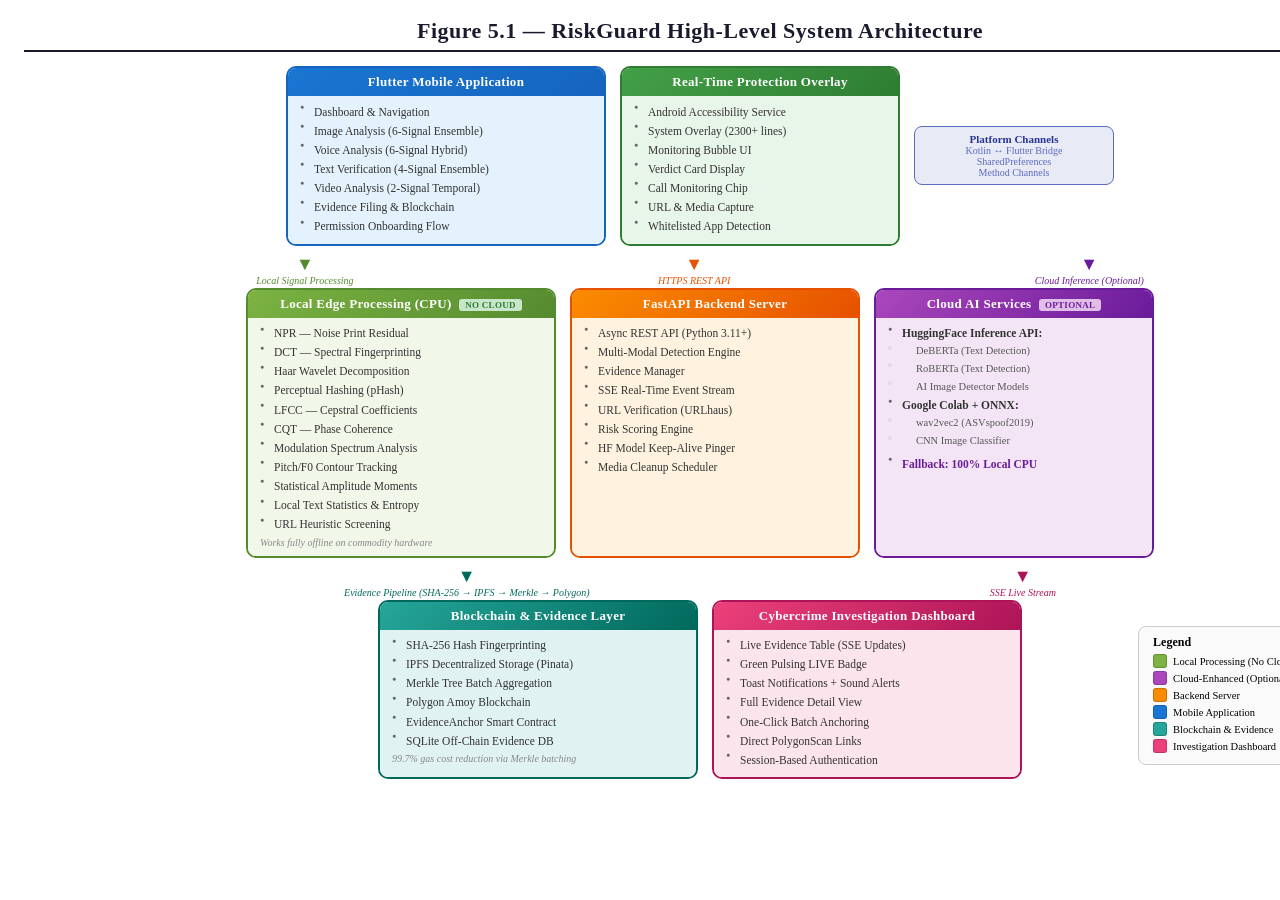
<file: project final/architecture.html>
<!DOCTYPE html>
<html lang="en">
<head>
<meta charset="UTF-8">
<title>RiskGuard Architecture</title>
<style>
  * { margin: 0; padding: 0; box-sizing: border-box; }
  body {
    width: 1400px; height: 900px;
    background: #fff;
    font-family: 'Times New Roman', Times, serif;
    padding: 18px 24px;
  }
  h1 {
    text-align: center; font-size: 22px; color: #1a1a2e;
    margin-bottom: 14px; letter-spacing: 0.5px;
    border-bottom: 2px solid #1a1a2e; padding-bottom: 6px;
  }
  .row { display: flex; gap: 14px; margin-bottom: 12px; justify-content: center; }
  .box {
    border-radius: 10px; padding: 0; overflow: hidden;
    border: 2px solid; display: flex; flex-direction: column;
  }
  .box-header {
    padding: 6px 14px; font-weight: bold; font-size: 13px;
    color: #fff; text-align: center; letter-spacing: 0.3px;
  }
  .box-body {
    padding: 6px 12px 8px; font-size: 11.5px; color: #333;
    flex: 1;
  }
  .box-body ul { list-style: none; padding: 0; }
  .box-body li {
    padding: 1.5px 0; padding-left: 14px; position: relative;
    line-height: 1.4;
  }
  .box-body li::before {
    content: '●'; position: absolute; left: 0; top: 1px;
    font-size: 7px; color: #666;
  }
  .box-body .sub { padding-left: 28px; font-size: 10.5px; color: #555; }
  .box-body .sub::before { content: '○'; font-size: 6px; color: #999; }

  /* Colors */
  .flutter { border-color: #1565C0; width: 320px; }
  .flutter .box-header { background: linear-gradient(135deg, #1976D2, #1565C0); }
  .flutter .box-body { background: #e3f2fd; }

  .overlay { border-color: #2E7D32; width: 280px; }
  .overlay .box-header { background: linear-gradient(135deg, #43A047, #2E7D32); }
  .overlay .box-body { background: #e8f5e9; }

  .local { border-color: #558B2F; width: 310px; }
  .local .box-header { background: linear-gradient(135deg, #7CB342, #558B2F); }
  .local .box-body { background: #f1f8e9; }

  .backend { border-color: #E65100; width: 290px; }
  .backend .box-header { background: linear-gradient(135deg, #FB8C00, #E65100); }
  .backend .box-body { background: #fff3e0; }

  .cloud { border-color: #6A1B9A; width: 280px; }
  .cloud .box-header { background: linear-gradient(135deg, #AB47BC, #6A1B9A); }
  .cloud .box-body { background: #f3e5f5; }

  .blockchain { border-color: #00695C; width: 320px; }
  .blockchain .box-header { background: linear-gradient(135deg, #26A69A, #00695C); }
  .blockchain .box-body { background: #e0f2f1; }

  .dashboard { border-color: #AD1457; width: 310px; }
  .dashboard .box-header { background: linear-gradient(135deg, #EC407A, #AD1457); }
  .dashboard .box-body { background: #fce4ec; }

  /* Arrows using SVG overlay */
  .diagram { position: relative; }
  svg.arrows {
    position: absolute; top: 0; left: 0;
    width: 1400px; height: 900px;
    pointer-events: none; z-index: 10;
  }
  svg.arrows line { stroke-width: 2; }
  svg.arrows text {
    font-family: 'Times New Roman', serif;
    font-size: 11px; font-style: italic;
  }
  marker polygon { stroke: none; }

  .tag {
    display: inline-block; font-size: 9px; padding: 1px 6px;
    border-radius: 3px; margin-left: 4px; font-weight: bold;
    vertical-align: middle;
  }
  .tag-green { background: #c8e6c9; color: #2E7D32; }
  .tag-purple { background: #e1bee7; color: #6A1B9A; }
  .tag-note { font-size: 10px; color: #888; font-style: italic; margin-top: 3px; }

  .legend {
    position: absolute; bottom: 14px; right: 24px;
    border: 1.5px solid #ccc; border-radius: 8px;
    padding: 8px 14px; background: #fafafa; font-size: 10.5px;
  }
  .legend-title { font-weight: bold; font-size: 12px; margin-bottom: 4px; }
  .legend-item { display: flex; align-items: center; gap: 6px; margin: 3px 0; }
  .legend-color {
    width: 14px; height: 14px; border-radius: 3px; border: 1px solid rgba(0,0,0,0.2);
    flex-shrink: 0;
  }
</style>
</head>
<body>
<div class="diagram">

<h1>Figure 5.1 &mdash; RiskGuard High-Level System Architecture</h1>

<!-- ROW 1: Flutter App + Overlay -->
<div class="row">
  <div class="box flutter">
    <div class="box-header">Flutter Mobile Application</div>
    <div class="box-body">
      <ul>
        <li>Dashboard &amp; Navigation</li>
        <li>Image Analysis (6-Signal Ensemble)</li>
        <li>Voice Analysis (6-Signal Hybrid)</li>
        <li>Text Verification (4-Signal Ensemble)</li>
        <li>Video Analysis (2-Signal Temporal)</li>
        <li>Evidence Filing &amp; Blockchain</li>
        <li>Permission Onboarding Flow</li>
      </ul>
    </div>
  </div>

  <div class="box overlay">
    <div class="box-header">Real-Time Protection Overlay</div>
    <div class="box-body">
      <ul>
        <li>Android Accessibility Service</li>
        <li>System Overlay (2300+ lines)</li>
        <li>Monitoring Bubble UI</li>
        <li>Verdict Card Display</li>
        <li>Call Monitoring Chip</li>
        <li>URL &amp; Media Capture</li>
        <li>Whitelisted App Detection</li>
      </ul>
    </div>
  </div>

  <div style="display:flex;flex-direction:column;justify-content:center;width:200px;">
    <div style="background:#e8eaf6;border:1.5px solid #5C6BC0;border-radius:8px;padding:6px 10px;text-align:center;">
      <div style="font-weight:bold;font-size:11px;color:#283593;">Platform Channels</div>
      <div style="font-size:10px;color:#5C6BC0;">Kotlin ↔ Flutter Bridge</div>
      <div style="font-size:10px;color:#5C6BC0;">SharedPreferences</div>
      <div style="font-size:10px;color:#5C6BC0;">Method Channels</div>
    </div>
  </div>
</div>

<!-- ARROW LABELS ROW -->
<div style="display:flex;justify-content:space-around;margin:-4px 0 2px;padding:0 80px;">
  <div style="text-align:center;">
    <div style="font-size:18px;color:#558B2F;">▼</div>
    <div style="font-size:10px;color:#558B2F;font-style:italic;">Local Signal Processing</div>
  </div>
  <div style="text-align:center;">
    <div style="font-size:18px;color:#E65100;">▼</div>
    <div style="font-size:10px;color:#E65100;font-style:italic;">HTTPS REST API</div>
  </div>
  <div style="text-align:center;">
    <div style="font-size:18px;color:#6A1B9A;">▼</div>
    <div style="font-size:10px;color:#6A1B9A;font-style:italic;">Cloud Inference (Optional)</div>
  </div>
</div>

<!-- ROW 2: Local + Backend + Cloud -->
<div class="row">
  <div class="box local">
    <div class="box-header">Local Edge Processing (CPU) <span class="tag tag-green">NO CLOUD</span></div>
    <div class="box-body">
      <ul>
        <li>NPR — Noise Print Residual</li>
        <li>DCT — Spectral Fingerprinting</li>
        <li>Haar Wavelet Decomposition</li>
        <li>Perceptual Hashing (pHash)</li>
        <li>LFCC — Cepstral Coefficients</li>
        <li>CQT — Phase Coherence</li>
        <li>Modulation Spectrum Analysis</li>
        <li>Pitch/F0 Contour Tracking</li>
        <li>Statistical Amplitude Moments</li>
        <li>Local Text Statistics &amp; Entropy</li>
        <li>URL Heuristic Screening</li>
      </ul>
      <div class="tag-note">Works fully offline on commodity hardware</div>
    </div>
  </div>

  <div class="box backend">
    <div class="box-header">FastAPI Backend Server</div>
    <div class="box-body">
      <ul>
        <li>Async REST API (Python 3.11+)</li>
        <li>Multi-Modal Detection Engine</li>
        <li>Evidence Manager</li>
        <li>SSE Real-Time Event Stream</li>
        <li>URL Verification (URLhaus)</li>
        <li>Risk Scoring Engine</li>
        <li>HF Model Keep-Alive Pinger</li>
        <li>Media Cleanup Scheduler</li>
      </ul>
    </div>
  </div>

  <div class="box cloud">
    <div class="box-header">Cloud AI Services <span class="tag tag-purple">OPTIONAL</span></div>
    <div class="box-body">
      <ul>
        <li><b>HuggingFace Inference API:</b></li>
        <li class="sub">DeBERTa (Text Detection)</li>
        <li class="sub">RoBERTa (Text Detection)</li>
        <li class="sub">AI Image Detector Models</li>
        <li><b>Google Colab + ONNX:</b></li>
        <li class="sub">wav2vec2 (ASVspoof2019)</li>
        <li class="sub">CNN Image Classifier</li>
        <li style="margin-top:4px;color:#6A1B9A;font-weight:bold;">Fallback: 100% Local CPU</li>
      </ul>
    </div>
  </div>
</div>

<!-- ARROW LABELS ROW 2 -->
<div style="display:flex;justify-content:space-around;margin:-4px 0 2px;padding:0 120px;">
  <div style="text-align:center;">
    <div style="font-size:18px;color:#00695C;">▼</div>
    <div style="font-size:10px;color:#00695C;font-style:italic;">Evidence Pipeline (SHA-256 → IPFS → Merkle → Polygon)</div>
  </div>
  <div style="text-align:center;">
    <div style="font-size:18px;color:#AD1457;">▼</div>
    <div style="font-size:10px;color:#AD1457;font-style:italic;">SSE Live Stream</div>
  </div>
</div>

<!-- ROW 3: Blockchain + Dashboard -->
<div class="row">
  <div class="box blockchain">
    <div class="box-header">Blockchain &amp; Evidence Layer</div>
    <div class="box-body">
      <ul>
        <li>SHA-256 Hash Fingerprinting</li>
        <li>IPFS Decentralized Storage (Pinata)</li>
        <li>Merkle Tree Batch Aggregation</li>
        <li>Polygon Amoy Blockchain</li>
        <li>EvidenceAnchor Smart Contract</li>
        <li>SQLite Off-Chain Evidence DB</li>
      </ul>
      <div class="tag-note">99.7% gas cost reduction via Merkle batching</div>
    </div>
  </div>

  <div class="box dashboard">
    <div class="box-header">Cybercrime Investigation Dashboard</div>
    <div class="box-body">
      <ul>
        <li>Live Evidence Table (SSE Updates)</li>
        <li>Green Pulsing LIVE Badge</li>
        <li>Toast Notifications + Sound Alerts</li>
        <li>Full Evidence Detail View</li>
        <li>One-Click Batch Anchoring</li>
        <li>Direct PolygonScan Links</li>
        <li>Session-Based Authentication</li>
      </ul>
    </div>
  </div>
</div>

<!-- LEGEND -->
<div class="legend">
  <div class="legend-title">Legend</div>
  <div class="legend-item"><div class="legend-color" style="background:#7CB342;"></div> Local Processing (No Cloud Required)</div>
  <div class="legend-item"><div class="legend-color" style="background:#AB47BC;"></div> Cloud-Enhanced (Optional)</div>
  <div class="legend-item"><div class="legend-color" style="background:#FB8C00;"></div> Backend Server</div>
  <div class="legend-item"><div class="legend-color" style="background:#1976D2;"></div> Mobile Application</div>
  <div class="legend-item"><div class="legend-color" style="background:#26A69A;"></div> Blockchain &amp; Evidence</div>
  <div class="legend-item"><div class="legend-color" style="background:#EC407A;"></div> Investigation Dashboard</div>
</div>

</div>
</body>
</html>
</file>
